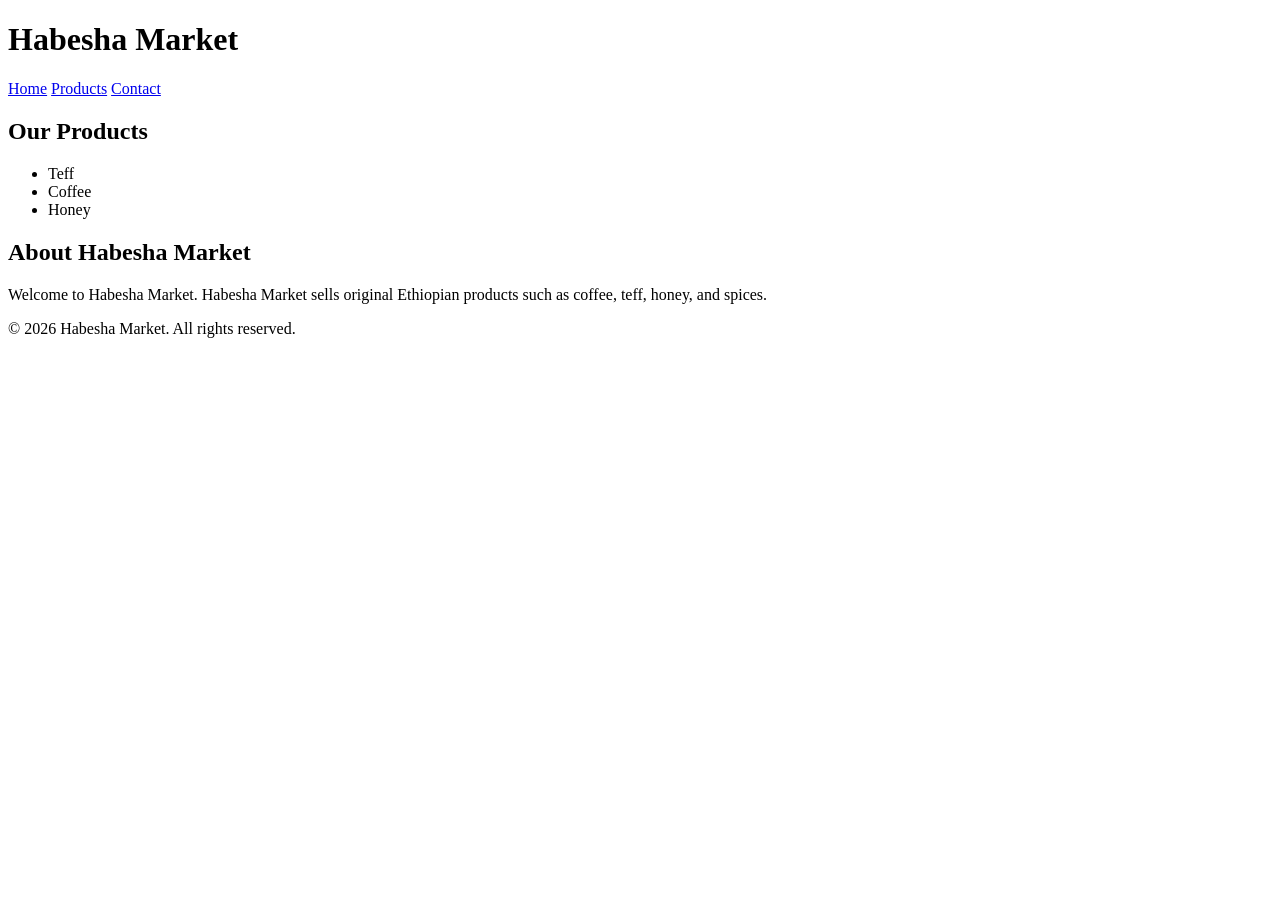
<file: MODULE02/day11/index.html>
<!DOCTYPE html>
<html lang="en">
<head>
    <meta charset="UTF-8">
    <meta name="viewport" content="width=device-width, initial-scale=1.0">
    <title>Habesh Market</title>
</head>
<body>
    <header>
        <h1>Habesha Market</h1>
        <nav>
            <a href="#">Home</a>
            <a href="#">Products</a>
            <a href="#">Contact</a>
        </nav>
    </header>
    <main>
        <section>
            <h2>Our Products</h2>
            <ul>
                <li>Teff</li>
                <li>Coffee</li>
                <li>Honey</li>
            </ul>
        </section>
        <article>
            <h2>About Habesha Market</h2>
            <p>Welcome to Habesha Market. Habesha Market sells original Ethiopian products such as coffee, teff, honey, and spices.</p>
        </article>
    </main>
    <footer>
        <p>© 2026 Habesha Market. All rights reserved.</p>
    </footer>
</body>
</html>
</file>
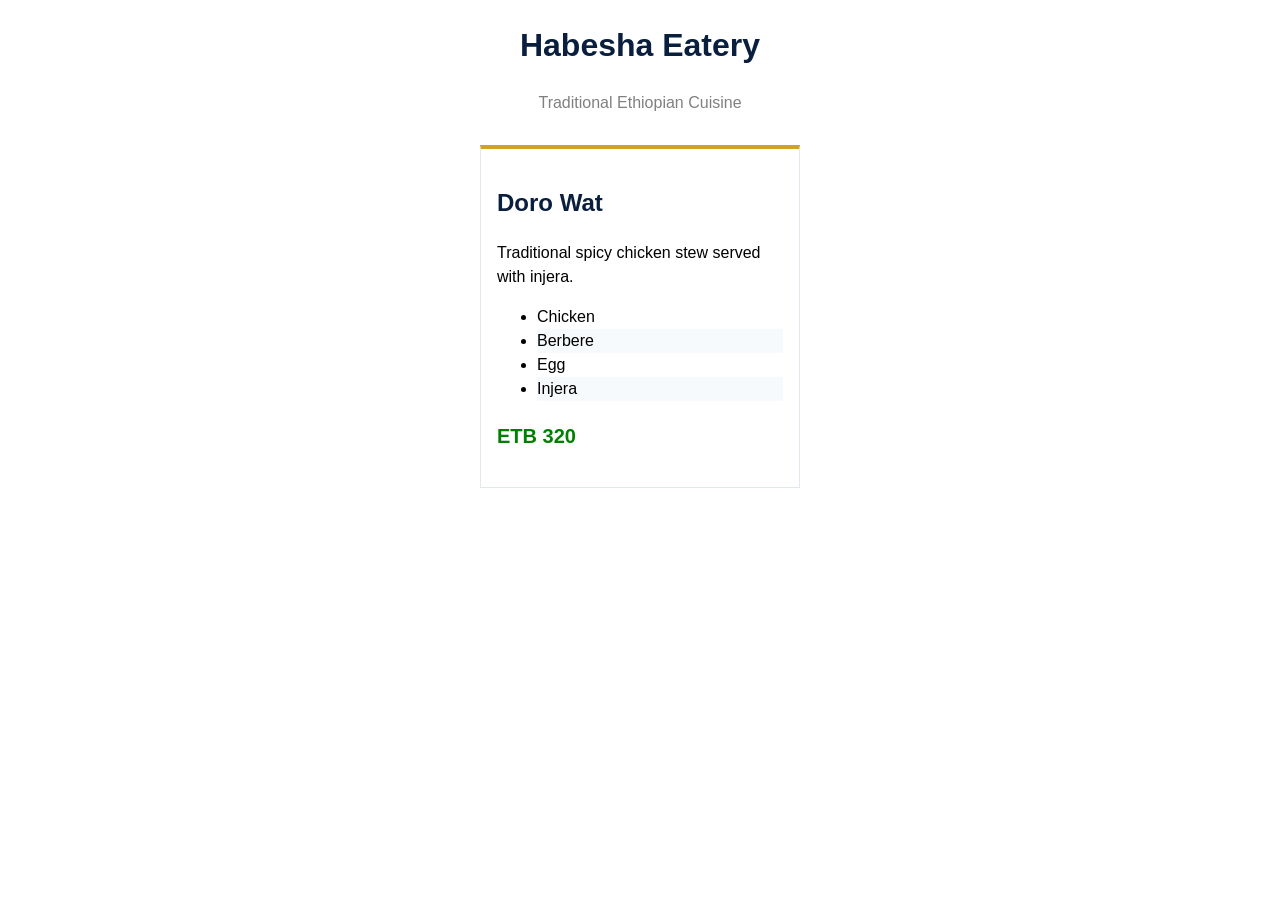
<file: MODULE02/day13/exercise/index.html>
<!DOCTYPE html>
<html lang="en">
<head>
    <meta charset="UTF-8">
    <meta name="viewport" content="width=device-width, initial-scale=1.0">
    <title>Habesha Eatery</title>
    <link rel="stylesheet" href="styles.css">
</head>

<body>

    <header>
        <h1>Habesha Eatery</h1>
        <p>Traditional Ethiopian Cuisine</p>
    </header>

    <main>

        <section class="menu-card">

            <h2>Doro Wat</h2>

            <p class="description">
                Traditional spicy chicken stew served with injera.
            </p>

            <ul class="ingredients">
                <li>Chicken</li>
                <li>Berbere</li>
                <li>Egg</li>
                <li>Injera</li>
            </ul>

            <p class="price">320</p>

        </section>

    </main>

</body>
</html>
</file>
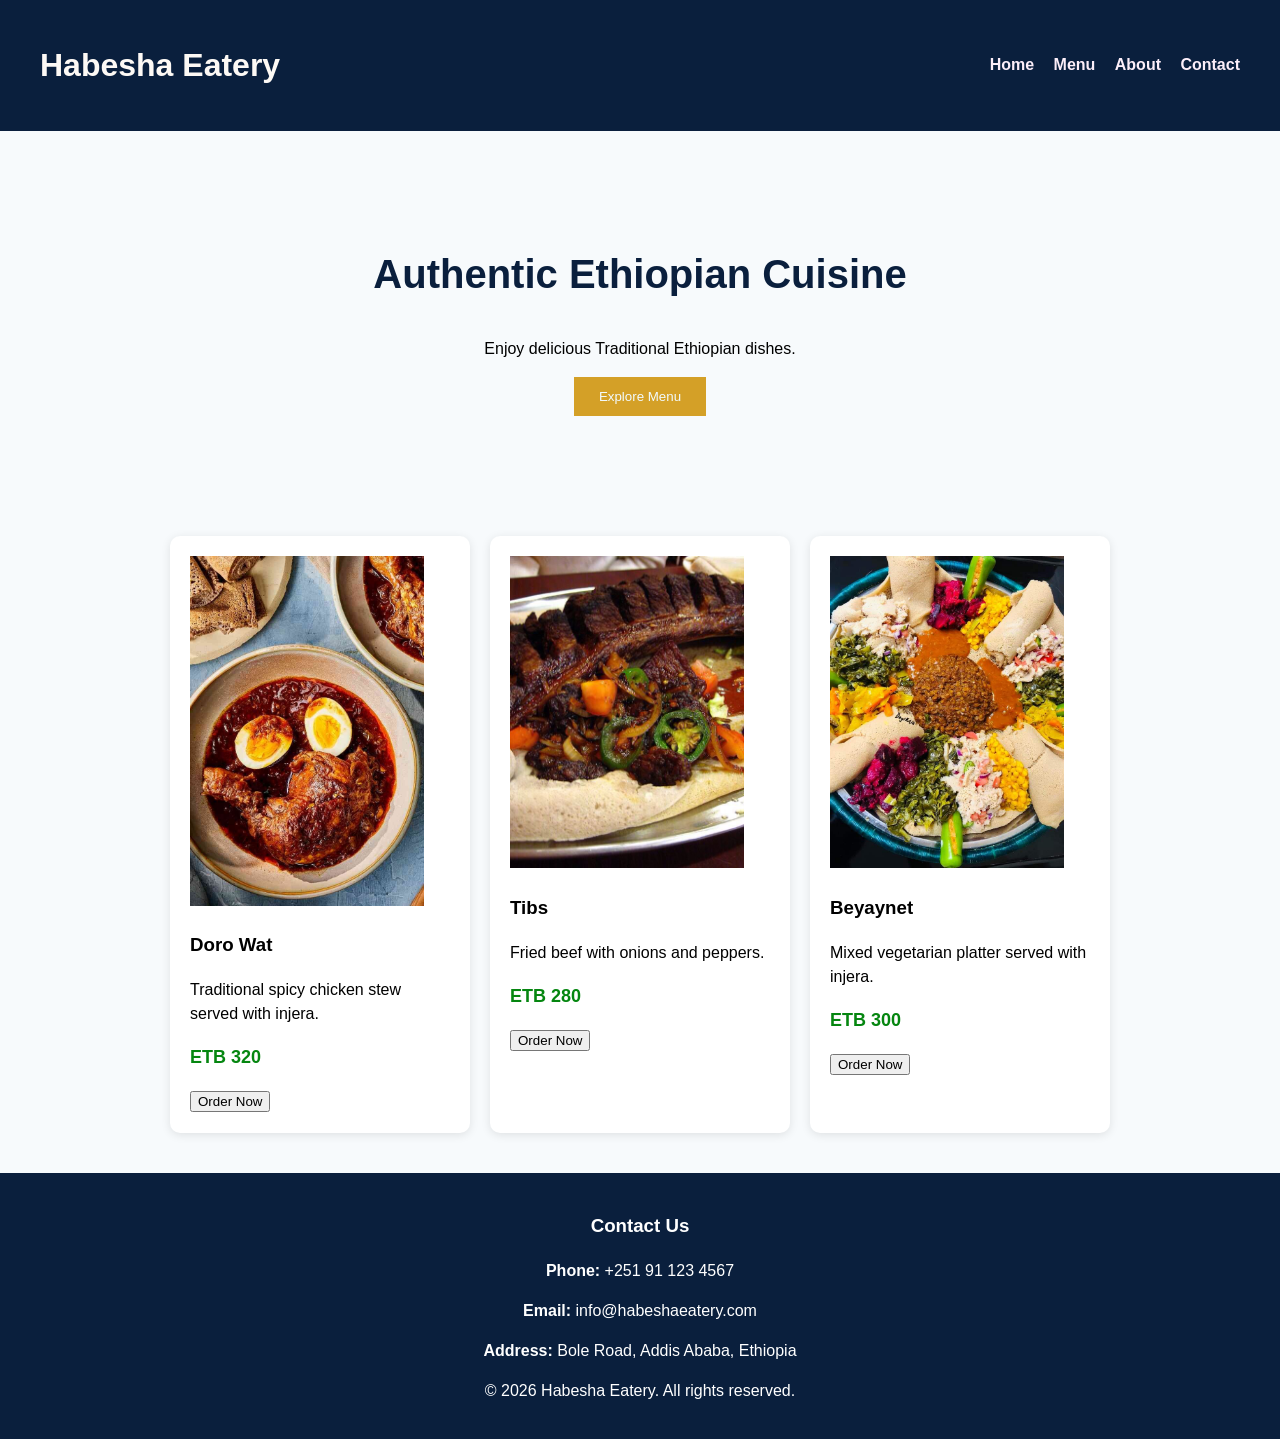
<file: MODULE02/day13/project/index.html>
<!DOCTYPE html>
<html lang="en">
<head>
    <meta charset="UTF-8">
    <meta name="viewport" content="width=device-width, initial-scale=1.0">
    <title>Habesha Eatery</title>
    <link rel="stylesheet" href="styles.css">
</head>
<body>
   <header>
<h1>Habesha Eatery</h1>
<nav>
    <a href="#">Home</a>
    <a href="#">Menu</a>
    <a href="#">About</a>
    <a href="#">Contact</a>
</nav>
</header>

<main>
<section class="hero">
    <h2>Authentic Ethiopian Cuisine</h2>
    <p>
        Enjoy delicious Traditional Ethiopian dishes.
    </p>
<button>Explore Menu</button>
</section>

<section class="menu">
    <div class="card">
        <img src="assets/doro-wat (2).jpg" alt="Doro Wat">
        <h3>Doro Wat</h3>
        <p>
        Traditional spicy chicken stew served with injera.
        </p>
        <p class="price">320</p>
        <button>Order Now</button>
    </div>
    <div class="card">
        <img src="assets/Tibs.jpg" alt="Tibs">
        <h3>Tibs</h3>
        <p>Fried beef with onions and peppers.</p>
        <p class="price">280</p>
        <button>Order Now</button>
    </div>
    <div class="card">
       <img src="assets/beyaynet.jpg" alt="Beyaynet">
       <h3>Beyaynet</h3>
       <p>Mixed vegetarian platter served with injera.</p>
       <p class="price">300</p>
       <button>Order Now</button>
    </div>
</section>
<footer>
    <div class="footer-info">
        <h3>Contact Us</h3>
        <p><strong>Phone:</strong> +251 91 123 4567</p>
        <p><strong>Email:</strong> info@habeshaeatery.com</p>
        <p><strong>Address:</strong> Bole Road, Addis Ababa, Ethiopia</p>
    </div>

    <p>&copy; 2026 Habesha Eatery. All rights reserved.</p>
</footer>
</file>
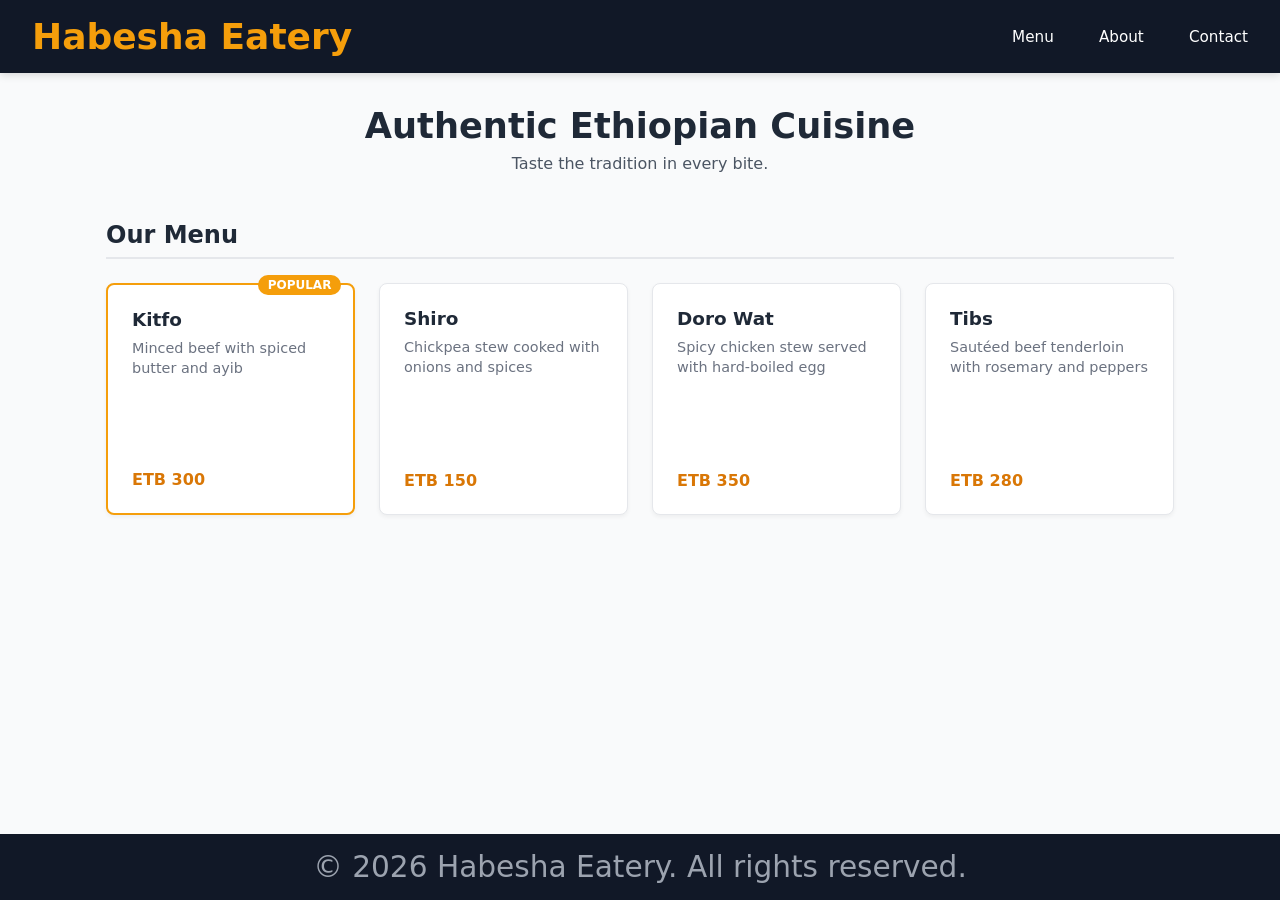
<file: MODULE02/day14/exercise/index.html>
<!DOCTYPE html>
<html lang="en">
<head>
  <meta charset="UTF-8" />
  <meta name="viewport" content="width=device-width, initial-scale=1.0" />
  <title>Habesha Eatery</title>
  <link rel="stylesheet" href="style.css" />
</head>
<body>

  <!-- Sticky Navbar -->
  <header class="navbar">
    <div class="logo">Habesha Eatery</div>
    <nav class="nav-links">
      <a href="#menu">Menu</a>
      <a href="#about">About</a>
      <a href="#contact">Contact</a>
    </nav>
  </header>

  <!-- Main Content -->
  <main class="container">
    <section class="hero">
      <h1>Authentic Ethiopian Cuisine</h1>
      <p>Taste the tradition in every bite.</p>
    </section>

    <!-- Menu Grid -->
    <section id="menu" class="menu-section">
      <h2>Our Menu</h2>
      <div class="menu-grid">

        <!-- Card 1 (Popular) -->
        <div class="card popular">
          <span class="badge">Popular</span>
          <div class="card-content">
            <h3>Kitfo</h3>
            <p>Minced beef with spiced butter and ayib</p>
          </div>
          <h4 class="price">ETB 300</h4>
        </div>

        <!-- Card 2 -->
        <div class="card">
          <div class="card-content">
            <h3>Shiro</h3>
            <p>Chickpea stew cooked with onions and spices</p>
          </div>
          <h4 class="price">ETB 150</h4>
        </div>

        <!-- Card 3 -->
        <div class="card">
          <div class="card-content">
            <h3>Doro Wat</h3>
            <p>Spicy chicken stew served with hard-boiled egg</p>
          </div>
          <h4 class="price">ETB 350</h4>
        </div>

        <!-- Card 4 -->
        <div class="card">
          <div class="card-content">
            <h3>Tibs</h3>
            <p>Sautéed beef tenderloin with rosemary and peppers</p>
          </div>
          <h4 class="price">ETB 280</h4>
        </div>

      </div>
    </section>
  </main>

  <!-- Footer -->
  <footer class="footer">
    <p>&copy; 2026 Habesha Eatery. All rights reserved.</p>
  </footer>

</body>
</html>
</file>
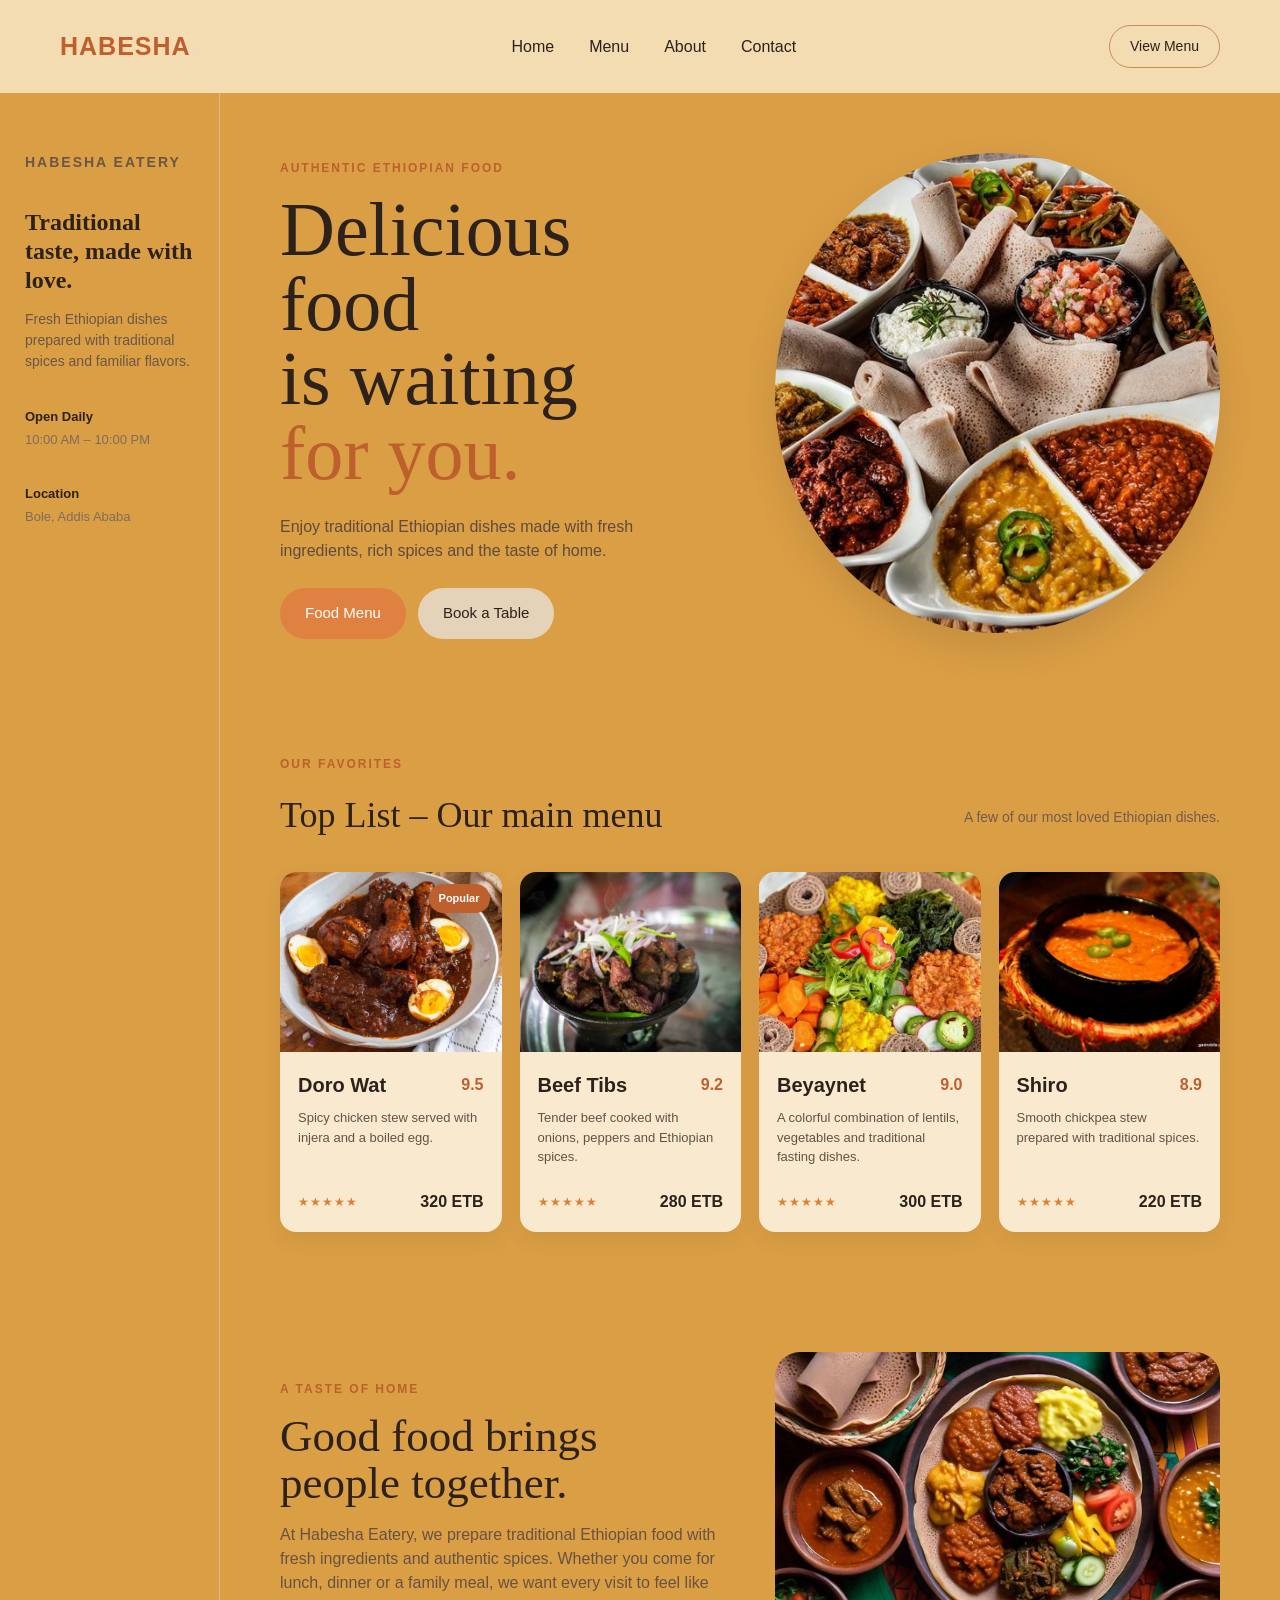
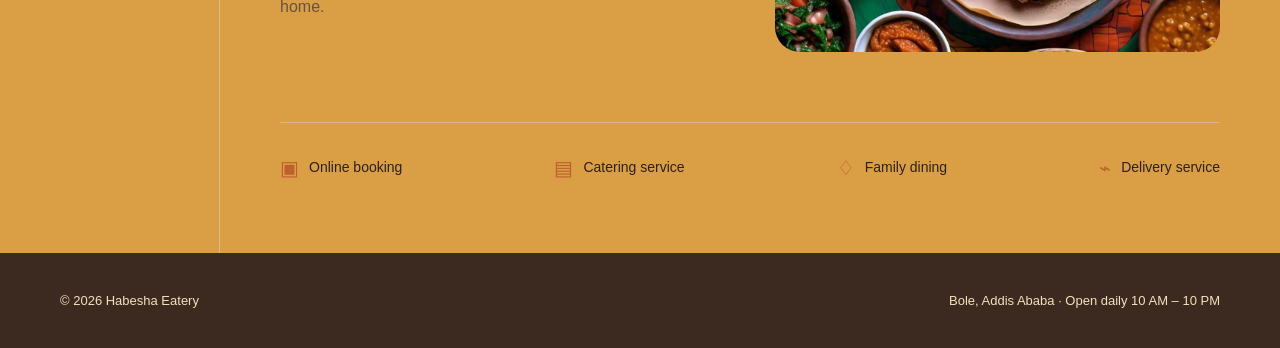
<file: MODULE02/day14/project/index.html>
<!DOCTYPE html>
<html lang="en">
<head>
  <meta charset="UTF-8">

  <meta name="viewport" content="width=device-width, initial-scale=1.0">

  <title>Habesha Eatery | Ethiopian Food</title>

  <meta
    name="description"
    content="Habesha Eatery serves delicious traditional Ethiopian food in Addis Ababa."
  >

  <link rel="stylesheet" href="style.css">
</head>

<body>

  <div class="app">

    <!-- HEADER -->
    <header class="header">

      <nav class="navbar">

        <a href="#" class="logo">HABESHA<span>.</span></a>

        <div class="nav-links">
          <a href="#home">Home</a>
          <a href="#menu">Menu</a>
          <a href="#about">About</a>
          <a href="#contact">Contact</a>
        </div>

        <a href="#menu" class="nav-button">View Menu</a>

      </nav>

    </header>


    <!-- SIDEBAR -->
    <aside class="sidebar">

      <p class="side-label">HABESHA EATERY</p>

      <h2>Traditional taste, made with love.</h2>

      <p>
        Fresh Ethiopian dishes prepared with traditional spices
        and familiar flavors.
      </p>

      <div class="side-info">
        <strong>Open Daily</strong>
        <span>10:00 AM – 10:00 PM</span>
      </div>

      <div class="side-info">
        <strong>Location</strong>
        <span>Bole, Addis Ababa</span>
      </div>

    </aside>


    <!-- MAIN -->
    <main class="main" id="home">

      <!-- HERO -->
      <section class="hero">

        <div class="hero-text">

          <p class="eyebrow">
            AUTHENTIC ETHIOPIAN FOOD
          </p>

          <h1>
            Delicious food
            <br>
            is waiting
            <br>
            <em>for you.</em>
          </h1>

          <p class="hero-description">
            Enjoy traditional Ethiopian dishes made with fresh
            ingredients, rich spices and the taste of home.
          </p>

          <div class="hero-buttons">

            <a href="#menu" class="primary-button">
              Food Menu
            </a>

            <a href="#contact" class="secondary-button">
              Book a Table
            </a>

          </div>

        </div>


        <div class="hero-image">

          <img
            src="images/hero-food.png"
            alt="Traditional Ethiopian food served on a large plate"
            width="800"
            height="600"
            loading="lazy"
          >

        </div>

      </section>


      <!-- MENU -->
      <section class="menu-section" id="menu">

        <div class="section-heading">

          <div>
            <p class="eyebrow">OUR FAVORITES</p>

            <h2>Top List – Our main menu</h2>
          </div>

          <p class="section-description">
            A few of our most loved Ethiopian dishes.
          </p>

        </div>


        <div class="cards">


          <!-- CARD 1 -->
          <article class="card popular">

            <span class="badge">Popular</span>

            <img
              src="images/doro wet.jpg"
              alt="Doro Wat served with injera"
              width="500"
              height="350"
              loading="lazy"
            >

            <div class="card-body">

              <div class="card-title">

                <h3>Doro Wat</h3>

                <span class="rating">9.5</span>

              </div>

              <p>
                Spicy chicken stew served with injera and a boiled egg.
              </p>

              <div class="card-bottom">

                <span class="stars">★★★★★</span>

                <strong>320 ETB</strong>

              </div>

            </div>

          </article>


          <!-- CARD 2 -->
          <article class="card">

            <img
              src="images/tibs.png"
              alt="Ethiopian beef tibs served with vegetables"
              width="500"
              height="350"
              loading="lazy"
            >

            <div class="card-body">

              <div class="card-title">

                <h3>Beef Tibs</h3>

                <span class="rating">9.2</span>

              </div>

              <p>
                Tender beef cooked with onions, peppers and Ethiopian spices.
              </p>

              <div class="card-bottom">

                <span class="stars">★★★★★</span>

                <strong>280 ETB</strong>

              </div>

            </div>

          </article>


          <!-- CARD 3 -->
          <article class="card">

            <img
              src="images/beyayent.png"
              alt="Colorful Ethiopian vegetarian platter with injera"
              width="500"
              height="350"
              loading="lazy"
            >

            <div class="card-body">

              <div class="card-title">

                <h3>Beyaynet</h3>

                <span class="rating">9.0</span>

              </div>

              <p>
                A colorful combination of lentils, vegetables and
                traditional fasting dishes.
              </p>

              <div class="card-bottom">

                <span class="stars">★★★★★</span>

                <strong>300 ETB</strong>

              </div>

            </div>

          </article>


          <!-- CARD 4 -->
          <article class="card">

            <img
              src="images/shiro.png"
              alt="Traditional Ethiopian shiro stew"
              width="500"
              height="350"
              loading="lazy"
            >

            <div class="card-body">

              <div class="card-title">

                <h3>Shiro</h3>

                <span class="rating">8.9</span>

              </div>

              <p>
                Smooth chickpea stew prepared with traditional spices.
              </p>

              <div class="card-bottom">

                <span class="stars">★★★★★</span>

                <strong>220 ETB</strong>

              </div>

            </div>

          </article>

        </div>

      </section>


      <!-- FEATURE SECTION -->
      <section class="feature" id="about">

        <div class="feature-text">

          <p class="eyebrow">A TASTE OF HOME</p>

          <h2>
            Good food brings
            <br>
            people together.
          </h2>

          <p>
            At Habesha Eatery, we prepare traditional Ethiopian food
            with fresh ingredients and authentic spices. Whether you
            come for lunch, dinner or a family meal, we want every
            visit to feel like home.
          </p>

        </div>


        <div class="feature-image">

          <img
            src="images/ethopian food.png"
            alt="Ethiopian injera served with traditional food"
            width="600"
            height="400"
            loading="lazy"
          >

        </div>

      </section>


      <!-- SERVICES -->
      <section class="services">

        <div class="service">
          <span class="service-icon">▣</span>
          <span>Online booking</span>
        </div>

        <div class="service">
          <span class="service-icon">▤</span>
          <span>Catering service</span>
        </div>

        <div class="service">
          <span class="service-icon">♢</span>
          <span>Family dining</span>
        </div>

        <div class="service">
          <span class="service-icon">⌁</span>
          <span>Delivery service</span>
        </div>

      </section>

    </main>


    <!-- FOOTER -->
    <footer class="footer" id="contact">

      <p>© 2026 Habesha Eatery</p>

      <p>Bole, Addis Ababa · Open daily 10 AM – 10 PM</p>

    </footer>

  </div>

</body>
</html>
</file>
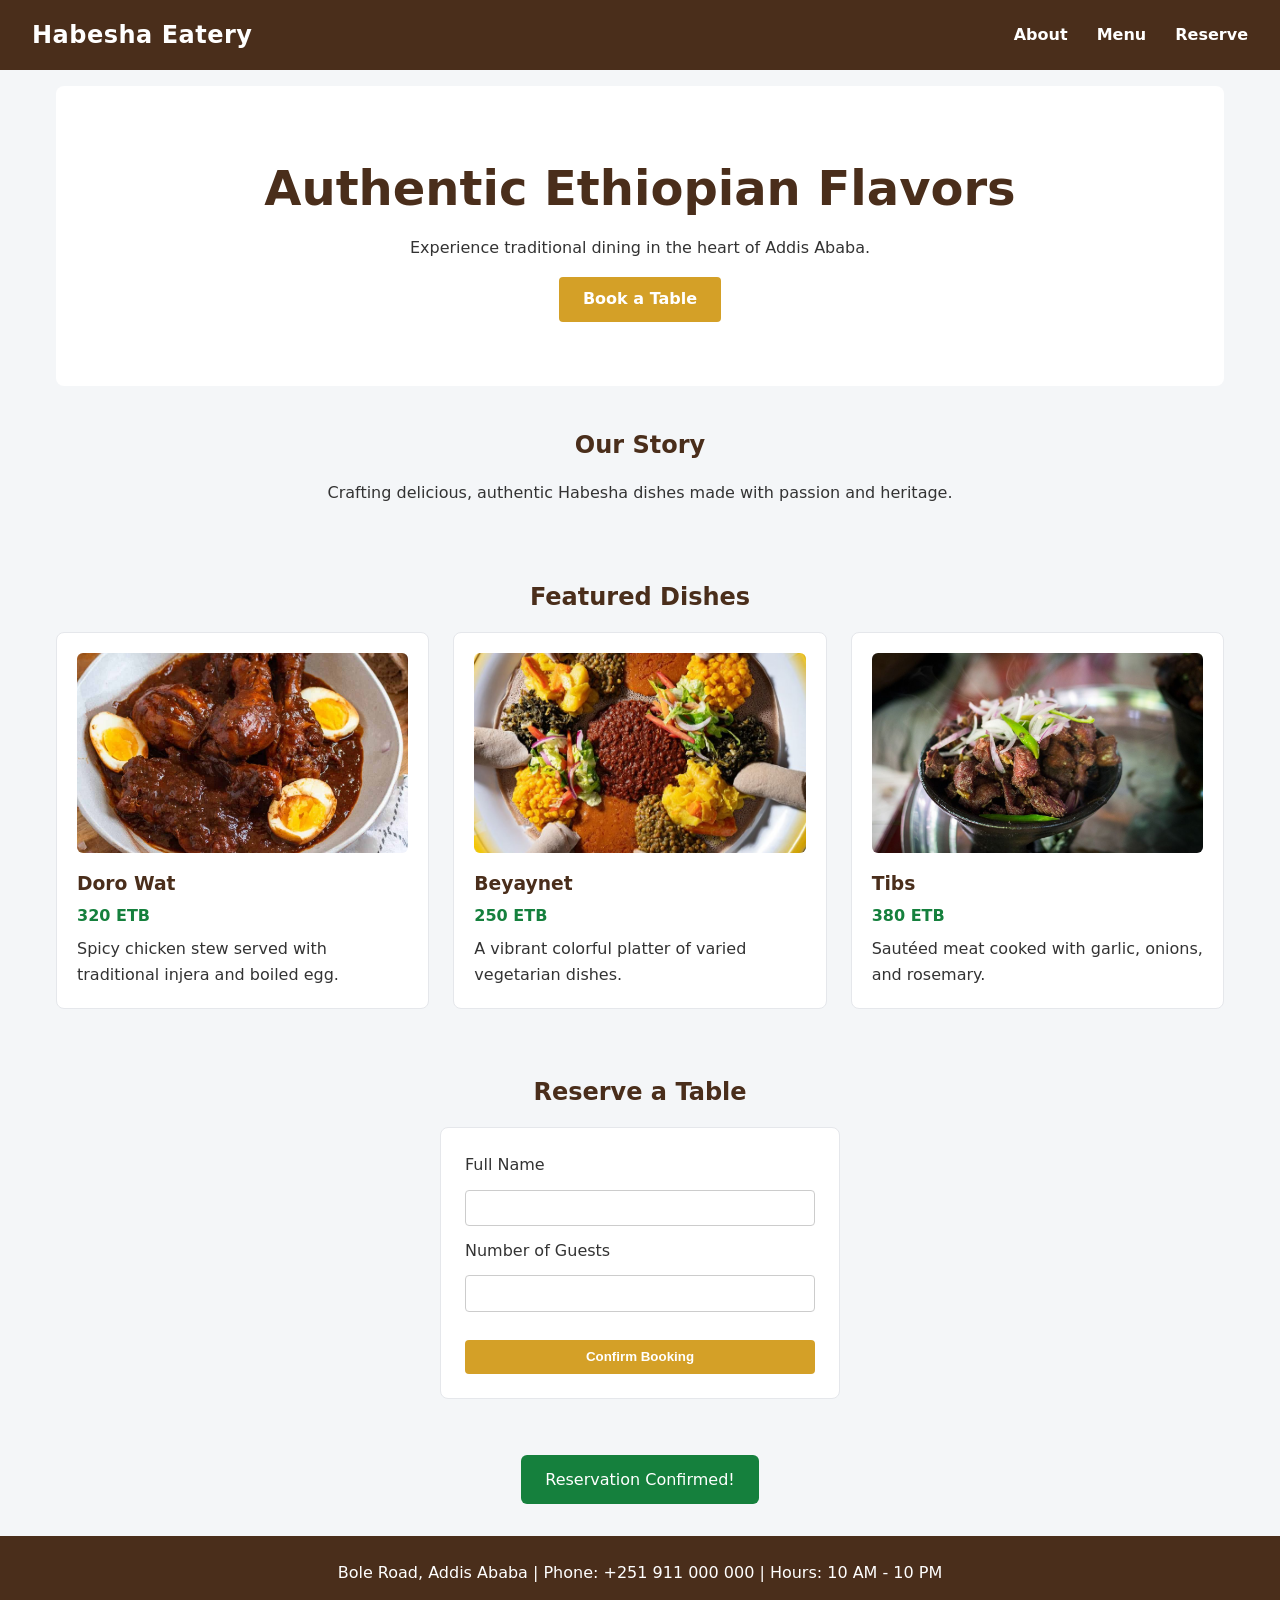
<file: MODULE02/day15/project/index.html>
<!DOCTYPE html>
<html lang="en">
<head>
  <meta charset="UTF-8">
  
  <meta name="viewport" content="width=device-width, initial-scale=1.0">
  <title>Habesha Eatery</title>
  <link rel="stylesheet" href="style.css">
</head>
<body>
  <header class="navbar">
    <div class="logo">Habesha Eatery</div>
    <nav class="nav-links">
      <a href="#about">About</a>
      <a href="#menu">Menu</a>
      <a href="#reserve">Reserve</a>
    </nav>
  </header>

  
  <main class="container">
    
   
    <section class="hero">
      <h1 class="hero-title">Authentic Ethiopian Flavors</h1>
      <p>Experience traditional dining in the heart of Addis Ababa.</p>
      <a href="#reserve" class="btn">Book a Table</a>
    </section>

    
    <section id="about" class="about">
      <h2>Our Story</h2>
      <p>Crafting delicious, authentic Habesha dishes made with passion and heritage.</p>
    </section>

    
    <section id="menu" class="menu-container">
      <h2>Featured Dishes</h2>
      <div class="menu-grid">
        <article class="menu-card">
          <img src="image/doro wet (2).jpg" alt="Doro Wat">
          <h3>Doro Wat</h3>
          <p class="price">320 ETB</p>    
          <p>Spicy chicken stew served with traditional injera and boiled egg.</p>
        </article>

        <article class="menu-card">
          <img src="image/beyaynet.jpg" alt="Beyaynet">
          <h3>Beyaynet</h3>
          <p class="price">250 ETB</p>
          <p>A vibrant colorful platter of varied vegetarian dishes.</p>
        </article>

        <article class="menu-card">
          <img src="image/tibs.png" alt="Tibs">
          <h3>Tibs</h3>
          <p class="price">380 ETB</p>
          <p>Sautéed meat cooked with garlic, onions, and rosemary.</p>
        </article>
      </div>
    </section>

    
    <section id="reserve" class="reservation">
      <h2>Reserve a Table</h2>
      <form class="reservation-form">
        <label for="name">Full Name</label>
        <input type="text" id="name" name="name" required>

        <label for="guests">Number of Guests</label>
        <input type="number" id="guests" name="guests" min="1" max="10" required>

        <button type="submit" class="btn">Confirm Booking</button>
      </form>
    </section>

    
    <div class="toast">Reservation Confirmed!</div>
  </main>

 
  <footer>
    <p>Bole Road, Addis Ababa | Phone: +251 911 000 000 | Hours: 10 AM - 10 PM</p>
  </footer>

</body>
</html>
</file>
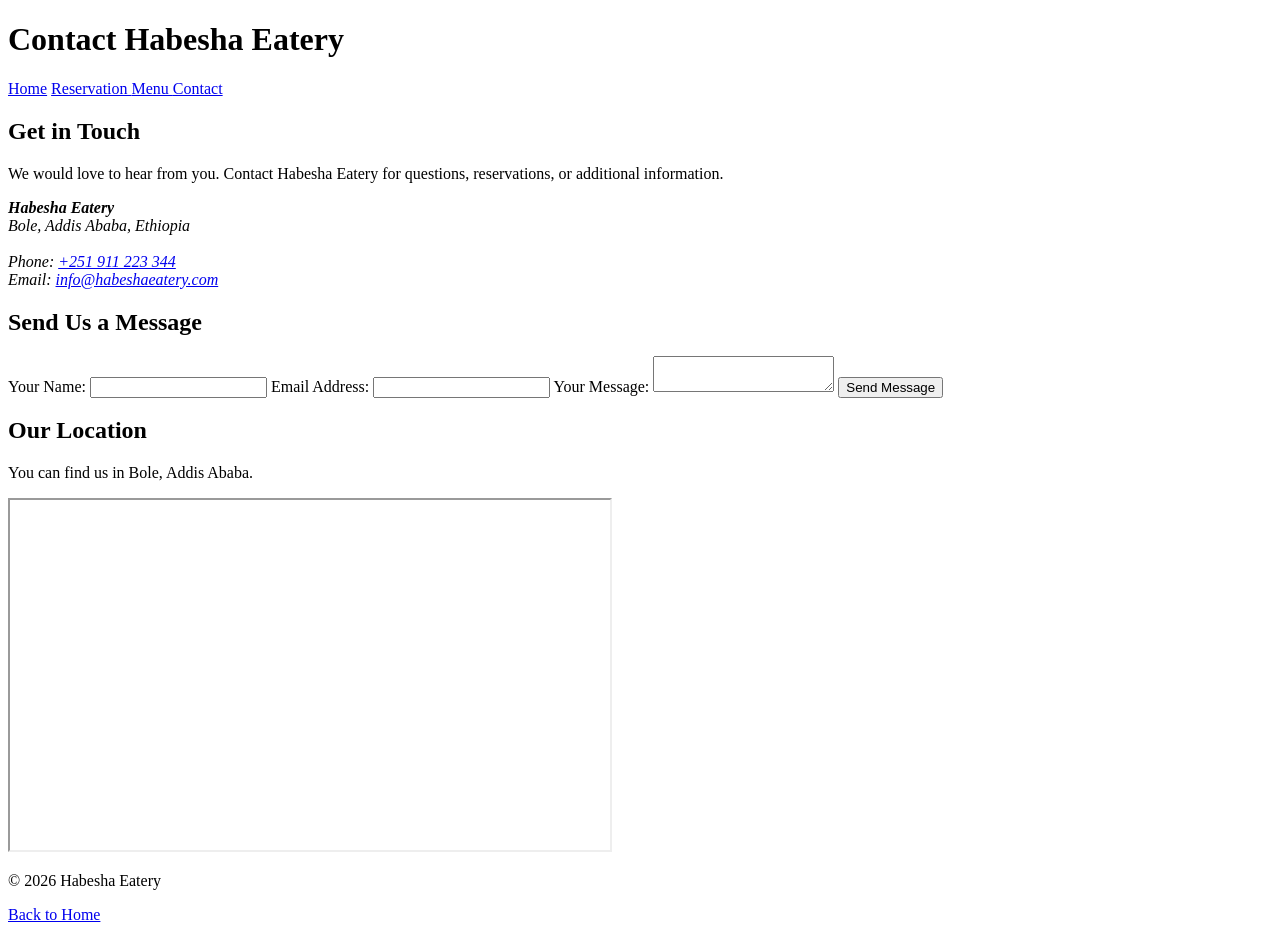
<file: MODULE02/day12/contact.html>
<!DOCTYPE html>
<html lang="en">

<head>

    <meta charset="UTF-8">

    <meta name="viewport" content="width=device-width, initial-scale=1.0">

    <title>Contact Habesha Eatery</title>

    <meta
        name="description"
        content="Contact Habesha Eatery in Addis Ababa for reservations, questions, and restaurant information."
    >


</head>


<body>


    <!-- ================= HEADER ================= -->

    <header>

        <h1>Contact Habesha Eatery</h1>

        <nav aria-label="Contact page navigation">

            <a href="index.html">Home</a>

            <a href="index.html#reservation">
                Reservation
            </a>

            <a href="index.html#menu">
                Menu
            </a>

            <a href="contact.html">
                Contact
            </a>

        </nav>

    </header>


    <!-- ================= MAIN ================= -->

    <main>


        <!-- CONTACT INFORMATION -->

       <section>

            <h2>Get in Touch</h2>

            <p>
                We would love to hear from you. Contact Habesha Eatery
                for questions, reservations, or additional information.
            </p>


            <address>

                <strong>Habesha Eatery</strong><br>

                Bole, Addis Ababa, Ethiopia<br><br>

                Phone:
                <a href="tel:+251911223344">
                    +251 911 223 344
                </a>

                <br>

                Email:
                <a href="mailto:info@habeshaeatery.com">
                    info@habeshaeatery.com
                </a>

            </address>

        </section>


        <!-- CONTACT FORM -->

        <section>

            <h2>Send Us a Message</h2>

            <form action="/contact" method="post">

            <label for="contact-name">
                    Your Name:
                </label>

                <input
                    type="text"
                    id="contact-name"
                    name="name"
                    required
                >


                <label for="contact-email">
                    Email Address:
                </label>

                <input
                    type="email"
                    id="contact-email"
                    name="email"
                    required
                >


                <label for="message">
                    Your Message:
                </label>

                <textarea
                    id="message"
                    name="message"
                    required
                ></textarea>


                <button type="submit">
                    Send Message
                </button>

            </form>

        </section>


        <!-- LOCATION -->

        <section>

            <h2>Our Location</h2>

            <p>
                You can find us in Bole, Addis Ababa.
            </p>

            <iframe
                src="https://www.google.com/maps?q=Bole%20Addis%20Ababa&output=embed"
                title="Map showing Habesha Eatery location in Bole, Addis Ababa"
                loading="lazy"
                width="600"
                height="350"
            ></iframe>

        </section>

    </main>


    <!-- ================= FOOTER ================= -->

    <footer>

        <p>
            &copy; 2026 Habesha Eatery
        </p>

        <p>
            <a href="index.html">
                Back to Home
            </a>
        </p>

    </footer>


</body>
</html>
</file>
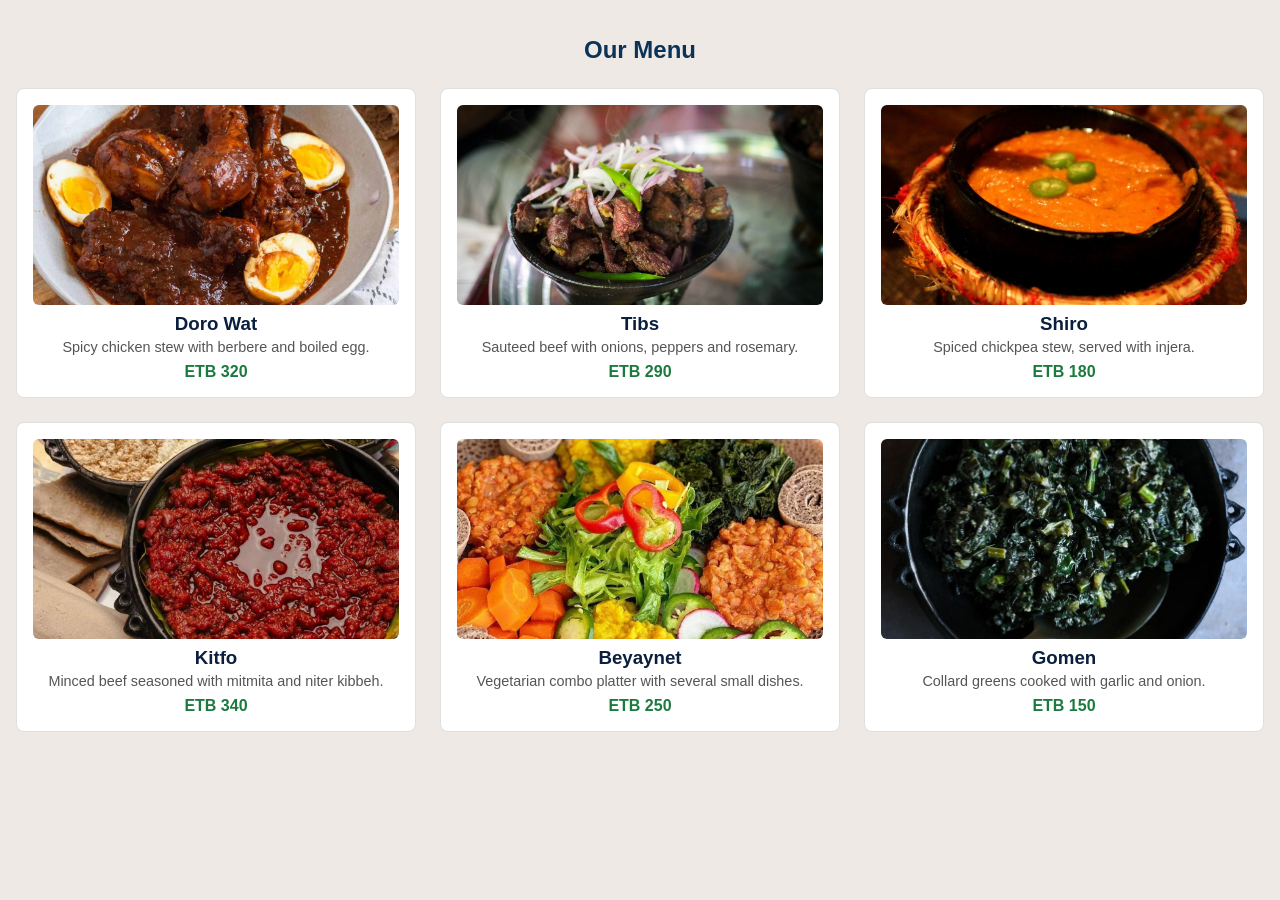
<file: MODULE02/day15/exercise/menu.html>
<!DOCTYPE html>
<html lang="en">
<head>
  <meta charset="UTF-8">
  <meta name="viewport" content="width=device-width, initial-scale=1">
  <title>Habesha Eatery — Menu</title>
  <link rel="stylesheet" href="menu.css">
</head>
<body>

  <section class="menu">
    <h2 class="menu-title">Our Menu</h2>

    <div class="menu-grid">

      <div class="card">
        <img src="Image/doro wet (2).jpg" alt="Doro Wat">
        <h3>Doro Wat</h3>
        <p class="desc">Spicy chicken stew with berbere and boiled egg.</p>
        <p class="price">ETB 320</p>
      </div>

      <div class="card">
        <img src="Image/tibs (2).png" alt="Tibs"
              width="500"
              height="350"
              loading="lazy">
        <h3>Tibs</h3>
        <p class="desc">Sauteed beef with onions, peppers and rosemary.</p>
        <p class="price">ETB 290</p>
      </div>

      <div class="card">
        <img src="Image/shiro (2).png" alt="Shiro">
        <h3>Shiro</h3>
        <p class="desc">Spiced chickpea stew, served with injera.</p>
        <p class="price">ETB 180</p>
      </div>

      <div class="card">
        <img src="Image/kitfo.jpg" alt="Kitfo">
        <h3>Kitfo</h3>
        <p class="desc">Minced beef seasoned with mitmita and niter kibbeh.</p>
        <p class="price">ETB 340</p>
      </div>

      <div class="card">
        <img src="Image/beyayent (2).png" alt="Beyaynet">
        <h3>Beyaynet</h3>
        <p class="desc">Vegetarian combo platter with several small dishes.</p>
        <p class="price">ETB 250</p>
      </div>

      <div class="card">
        <img src="Image/gomen.jpg" alt="Gomen">
        <h3>Gomen</h3>
        <p class="desc">Collard greens cooked with garlic and onion.</p>
        <p class="price">ETB 150</p>
      </div>

    </div>
  </section>

</body>
</html>
</file>
<file: MODULE02/day13/exercise/styles.css>
*,
*::before,
*::after{
    box-sizing: border-box;
}

body{
    font-family: Arial, Helvetica, sans-serif;
    line-height: 1.5;
}

:root{
    --brand:#0A1F3D;
    --gold:#D4A027;
    --card-bg:#FFFFFF;
    --border:#E2E8F0;
}

header{
    text-align:center;
    margin-bottom:30px;
}

header h1{
    color:var(--brand);
}

header p{
    color:gray;
}

.menu-card{
    width:320px;
    margin:20px auto;
    padding:16px;
    background:var(--card-bg);
    border:1px solid var(--border);
    border-top:4px solid var(--gold);
}

.menu-card h2{
    color:var(--brand);
}

.price{
    color:green;
    font-weight:bold;
    font-size:20px;
}

.price::before{
    content:"ETB ";
}

.menu-card:hover{
    border-color:var(--gold);
}

.ingredients li:nth-child(even){
    background:#F7FAFC;
}
</file>
<file: MODULE02/day13/project/styles.css>
*,
*::before,
*::after{
    box-sizing:border-box;
}

:root{
    --brand:#0A1F3D;
    --gold:#D4A027;
    --light:#F7FAFC;
    --white:#FFFFFF;
}

body{
    margin:0;
    font-family:Arial,Helvetica,sans-serif;
    line-height:1.5;
    background:var(--light);
}
header{
    background: var(--brand);
    color:rgb(253, 249, 245);
    padding: 20px 40px;

    display:flex;
    justify-content:space-between;
    align-items:center;
}
nav a{
    color:rgb(252, 238, 249);
    text-decoration:none;
    margin-left:15px;
    font-weight:bold;
}

nav a:hover{
    color:var(--gold);
}
.hero{
    text-align:center;
    padding:80px 20px;
}

.hero h2{
    font-size:40px;
    color:var(--brand);
}

.hero button{
    background:var(--gold);
    color:rgb(242, 250, 253);
    border:none;
    padding:12px 25px;
    cursor:pointer;
}
.menu{
    display:flex;
    justify-content:center;
    gap:20px;
    padding:40px;
}
.card{
    background:white;
    width:300px;
    padding:20px;
    border-radius:10px;
    box-shadow:0 2px 10px rgba(0,0,0,.1);

    transition:.3s;
}
.card:hover{
    transform:translateY(-7px);
}
.card img{
    width: 90%;
    border-radius:0px;
    
}
.price{
    color:#058610;
    font-size:18px;
    font-weight:bold;
}

.price::before{
    content:"ETB ";
}
footer{
    text-align:center;
    background:var(--brand);
    color:white;
    padding:20px;
    footer div {
    margin-bottom: 20px;
    }
    footer p{
        margin: 8px 0;
    }
</file>
<file: MODULE02/day14/exercise/style.css>
/* Reset & Base Styles */
* {
  margin: 0;
  padding: 0;
  box-sizing: border-border-box;
}

body {
  font-family: system-ui, -apple-system, sans-serif;
  background-color: #f9fafb;
  color: #1f2937;
  display: grid;
  grid-template-rows: auto 1fr auto;
  min-height: 100vh;
}

/* Sticky Navbar (Flexbox) */
.navbar {
  position: sticky;
  top: 0;
  z-index: 100;
  background-color: #111827;
  color: #ffffff;
  display: flex;
  justify-content: space-between;
  align-items: center;
  padding: 1rem 2rem;
  box-shadow: 0 2px 8px rgba(0, 0, 0, 0.15);
}

.logo {
  font-size: 2.25rem;
  font-weight: bold;
  color: #f59e0b;
}

.nav-links a {
  color: #ffffff;
  text-decoration: none;
  margin-left: 2.5rem;
  font-size: 0.95rem;
  transition: color 0.2s;
}

.nav-links a:hover {
  color: #f59e0b;
}

/* Page Layout */
.container {
  max-width: 1100px;
  margin: 0 auto;
  padding: 2rem 1rem;
  width: 100%;
  box-sizing: border-box;
}

.hero {
  text-align: center;
  margin-bottom: 3rem;
}

.hero h1 {
  font-size: 2.2rem;
  margin-bottom: 0.5rem;
}

.hero p {
  color: #4b5563;
}

.menu-section h2 {
  margin-bottom: 1.5rem;
  font-size: 1.5rem;
  border-bottom: 2px solid #e5e7eb;
  padding-bottom: 0.5rem;
}

/* Auto-Fit Menu Grid */
.menu-grid {
  display: grid;
  grid-template-columns: repeat(auto-fit, minmax(220px, 1fr));
  gap: 1.5rem;
}

/* Flexbox Cards */
.card {
  position: relative;
  background-color: #ffffff;
  border: 1px solid #e5e7eb;
  border-radius: 8px;
  padding: 1.5rem;
  min-height: 180px;
  display: flex;
  flex-direction: column;
  justify-content: space-between; /* Pushes price to the bottom */
  box-shadow: 0 2px 4px rgba(0, 0, 0, 0.05);
  transition: transform 0.2s, box-shadow 0.2s;
}

.card:hover {
  transform: translateY(-3px);
  box-shadow: 0 6px 12px rgba(0, 0, 0, 0.1);
}

.card-content h3 {
  margin-bottom: 0.5rem;
  font-size: 1.15rem;
}

.card-content p {
  font-size: 0.9rem;
  color: #6b7280;
  line-height: 1.4;
  margin-bottom: 1.5rem;
}

.price {
  font-size: 1rem;
  color: #d97706;
  font-weight: bold;
}

/* Popular Badge (Absolute Positioning) */
.card.popular {
  border: 2px solid #f59e0b;
}

.badge {
  position: absolute;
  top: -10px;
  right: 12px;
  background-color: #f59e0b;
  color: #ffffff;
  font-size: 0.75rem;
  font-weight: bold;
  padding: 0.2rem 0.6rem;
  border-radius: 12px;
  text-transform: uppercase;
}

/* Footer */
.footer {
  background-color: #111827;
  color: #9ca3af;
  text-align: center;
  padding: 1rem;
  font-size: 1.85rem;
}
</file>
<file: MODULE02/day14/project/style.css>
* {
  box-sizing: border-box;
}

html {
  scroll-behavior: smooth;
}

body {
  margin: 0;

  font-family: Arial, sans-serif;

  color: #2c211b;

  background: #da9e45;

  line-height: 1.5;
}

a {
  color: inherit;
  text-decoration: none;
}

img {
  display: block;
  max-width: 100%;
}

.app {
  display: grid;

  grid-template: auto 1fr auto / 220px 1fr;

  grid-template-areas:
    "header header"
    "sidebar main"
    "footer footer";

  min-height: 100vh;
}

.header {
  grid-area: header;

  position: sticky;

  top: 0;

  z-index: 10;

  background: rgba(245 223 185 / 95%);
}

.navbar {
  display: flex;

  align-items: center;

  justify-content: space-between;

  gap: 30px;

  padding: 25px 60px;
}

.logo {
  font-size: 25px;

  font-weight: bold;

  letter-spacing: 1px;

  color: #bd602d;
}

.logo span {
  color: #e7dbd2;
}

.nav-links {
  display: flex;

  align-items: center;

  gap: 35px;
}

.nav-links a {
  font-size: 16px;
}

.nav-links a:hover {
  color: #bd602d;
}

.nav-button {
  padding: 10px 20px;

  border: 1px solid #c98a59;

  border-radius: 25px;

  font-size: 14px;
}

.sidebar {
  grid-area: sidebar;

  padding: 45px 25px;

  border-right: 1px solid #d8bb92;
}

.side-label {
  color: #bd602d;

  font-size: 11px;

  font-weight: bold;

  letter-spacing: 2px;
}

.sidebar h2 {
  margin: 35px 0 15px;

  font-family: Georgia, serif;

  font-size: 24px;

  line-height: 1.2;
}

.sidebar > p {
  font-size: 14px;

  color: #6b5748;
}

.side-info {
  display: flex;

  flex-direction: column;

  gap: 3px;

  margin-top: 35px;

  font-size: 13px;
}

.side-info span {
  color: #806c5b;
}

.main {
  grid-area: main;

  padding: 0 60px 40px;

  max-width: 1400px;
}

.hero {
  display: flex;

  align-items: center;

  justify-content: space-between;

  gap: 50px;

  min-height: 600px;
}

.hero-text {
  flex: 1;

  max-width: 550px;
}

.eyebrow {
  margin-bottom: 15px;

  color: #bd602d;

  font-size: 12px;

  font-weight: bold;

  letter-spacing: 2px;
}

.hero h1 {
  margin: 0;

  font-family: Georgia, serif;

  font-size: clamp(48px, 6vw, 76px);

  font-weight: normal;

  line-height: 0.98;
}

.hero h1 em {
  color: #bd602d;

  font-style: normal;
}

.hero-description {
  max-width: 430px;

  margin: 25px 0;

  color: #5e4b3e;

  font-size: 16px;
}

.hero-buttons {
  display: flex;

  gap: 12px;

  align-items: center;
}

.primary-button,
.secondary-button {
  padding: 14px 25px;

  border-radius: 30px;

  font-size: 15px;
}

.primary-button {
  background: #df8140;

  color: white;
}

.secondary-button {
  background: #e4d3b9;
}

.primary-button:hover {
  background: #c9682d;
}

.hero-image {
  flex: 1;

  max-width: 530px;
}

.hero-image img {
  width: 100%;

  height: 480px;

  object-fit: cover;

  border-radius: 50%;

  box-shadow: 0 15px 35px rgba(75 47 27 / 15%);
}

.menu-section {
  padding: 50px 0;
}

.section-heading {
  display: flex;

  align-items: end;

  justify-content: space-between;

  gap: 30px;
}

.section-heading h2 {
  margin: 0;

  font-family: Georgia, serif;

  font-size: 36px;

  font-weight: normal;
}

.section-description {
  max-width: 280px;

  color: #715d4d;

  font-size: 14px;
}

.cards {
  display: grid;

  gap: 18px;

  grid-template-columns:
    repeat(auto-fit, minmax(220px, 1fr));

  margin-top: 30px;
}

.card {
  position: relative;

  display: flex;

  flex-direction: column;

  background: #f9e9ce;

  border-radius: 16px;

  overflow: hidden;

  box-shadow: 0 8px 20px rgba(77 48 25 / 8%);
}

.card > img {
  width: 100%;

  height: 180px;

  object-fit: cover;
}

.card-body {
  display: flex;

  flex-direction: column;

  flex: 1;

  padding: 18px;
}

.card-title {
  display: flex;

  align-items: center;

  justify-content: space-between;

  gap: 10px;
}

.card h3 {
  margin: 0;

  font-size: 20px;
}

.card-body p {
  margin: 8px 0;

  color: #665244;

  font-size: 13px;
}

.rating {
  color: #bd602d;

  font-weight: bold;
}

.card-bottom {
  display: flex;

  align-items: center;

  justify-content: space-between;

  margin-top: auto;

  padding-top: 15px;
}

.stars {
  color: #d98235;

  letter-spacing: 1px;

  font-size: 12px;
}

.badge {
  position: absolute;

  top: 12px;

  right: 12px;

  padding: 6px 10px;

  background: #bd602d;

  color: white;

  border-radius: 20px;

  font-size: 11px;

  font-weight: bold;
}

.feature {
  display: flex;

  align-items: center;

  justify-content: space-between;

  gap: 50px;

  padding: 70px 0;
}

.feature-text {
  flex: 1;

  max-width: 550px;
}

.feature h2 {
  margin: 0;

  font-family: Georgia, serif;

  font-size: 45px;

  font-weight: normal;

  line-height: 1.05;
}

.feature-text > p:last-child {
  max-width: 500px;

  color: #665244;
}

.feature-image {
  flex: 1;

  max-width: 500px;
}

.feature-image img {
  width: 100%;

  height: 300px;

  object-fit: cover;

  border-radius: 25px;
}

.services {
  display: flex;

  justify-content: space-between;

  gap: 20px;

  padding: 30px 0;

  border-top: 1px solid #d5b58b;
}

.service {
  display: flex;

  align-items: center;

  gap: 10px;

  font-size: 14px;
}

.service-icon {
  font-size: 20px;

  color: #bd602d;
}

.footer {
  grid-area: footer;

  display: flex;

  align-items: center;

  justify-content: space-between;

  padding: 25px 60px;

  background: #3c2a20;

  color: #f5dfb9;

  font-size: 13px;
}

@media (width <= 700px) {
  .app {
    grid-template-columns: 1fr;

    grid-template-areas:
      "header"
      "sidebar"
      "main"
      "footer";
  }

  .navbar {
    padding: 20px;

    flex-wrap: wrap;
  }

  .nav-links {
    gap: 15px;

    order: 3;

    width: 100%;

    justify-content: center;
  }

  .sidebar {
    display: none;
  }

  .main {
    padding: 0 20px 30px;
  }

  .hero {
    flex-direction: column;

    align-items: flex-start;

    padding: 50px 0;
  }

  .hero h1 {
    font-size: 52px;
  }

  .hero-image {
    width: 100%;

    max-width: none;
  }

  .hero-image img {
    height: 350px;
  }

  .section-heading {
    flex-direction: column;

    align-items: flex-start;
  }

  .section-heading h2 {
    font-size: 32px;
  }

  .feature {
    flex-direction: column;

    align-items: flex-start;
  }

  .feature h2 {
    font-size: 38px;
  }

  .feature-image {
    max-width: none;

    width: 100%;
  }

  .services {
    flex-direction: column;
  }

  .footer {
    flex-direction: column;

    gap: 5px;

    text-align: center;

    padding: 25px 20px;
  }
}
</file>
<file: MODULE02/day15/project/style.css>
/* --- Base Reset & CSS Variables --- */
:root {
  --primary: #4A2E1B; /* Rich Coffee Brown Header */
  --gold: #D4A027;
  --bg-light: #F4F6F8;
  --text: #333333;
}

* {
  box-sizing: border-box;
  margin: 0;
  padding: 0;
}

body {
  font-family: system-ui, -apple-system, sans-serif;
  line-height: 1.6;
  color: var(--text);
  background-color: var(--bg-light);
  overflow-x: hidden; /* Prevents side-scrolling overflow */
}

/* Central layout wrapper */
.container {
  max-width: 1200px;
  margin: 0 auto;
  padding: 0 1rem;
}

/* --- Sticky Navbar --- */
.navbar {
  position: sticky;
  top: 0;
  background-color: var(--primary);
  color: #ffffff;
  display: flex;
  justify-content: space-between;
  align-items: center;
  padding: 1rem 2rem;
  z-index: 1000;
}

/* Bold Title Header */
.logo {
  font-size: 1.5rem;
  font-weight: 800; /* Extra bold */
  letter-spacing: 0.5px;
  color: #ffffff;
}

.nav-links a {
  color: #ffffff;
  text-decoration: none;
  font-weight: 600;
  margin-left: 1.5rem;
  transition: color 200ms ease;
}

.nav-links a:hover {
  color: var(--gold);
}

/* --- Hero Section & Fluid Typography --- */
.hero {
  text-align: center;
  padding: 4rem 1rem;
  background: #ffffff;
  border-radius: 8px;
  margin-top: 1rem;
}

.hero-title {
  font-size: clamp(1.5rem, 5vw, 3rem);
  color: var(--primary);
  margin-bottom: 0.5rem;
}

.about {
  text-align: center;
  padding: 2.5rem 1rem;
}

.about h2, .menu-container h2, .reservation h2 {
  color: var(--primary);
  margin-bottom: 1rem;
  text-align: center;
}

/* --- Mobile-First Menu Layout --- */
.menu-container {
  margin: 2rem auto;
}

/* Base Mobile Layout (1 Column) */
.menu-grid {
  display: grid;
  grid-template-columns: 1fr;
  gap: 1.5rem;
}

/* Tablet Breakpoint (2 Columns) */
@media (min-width: 768px) {
  .menu-grid {
    grid-template-columns: repeat(2, 1fr);
  }
}

/* Desktop Breakpoint (3 Columns) */
@media (min-width: 1024px) {
  .menu-grid {
    grid-template-columns: repeat(3, 1fr);
  }
}

/* --- Menu Card & Image Sizing --- */
.menu-card {
  background: #ffffff;
  padding: 1.25rem;
  border-radius: 8px;
  border: 1px solid #e5e7eb;
  transition: transform 200ms ease, box-shadow 200ms ease;
  display: flex;
  flex-direction: column;
}

/* Dish image responsive sizing */
.menu-card img {
  width: 100%;
  height: 200px;
  object-fit: cover; /* Crops image neatly without stretching */
  border-radius: 6px;
  margin-bottom: 1rem;
}

.menu-card h3 {
  color: var(--primary);
}

.menu-card:hover {
  transform: translateY(-4px) scale(1.02);
  box-shadow: 0 10px 15px -3px rgba(0, 0, 0, 0.1);
}

.price {
  color: #15803d;
  font-weight: bold;
  margin: 0.25rem 0 0.5rem 0;
}

/* --- Form & Buttons --- */
.btn {
  display: inline-block;
  background: var(--gold);
  color: #ffffff;
  padding: 0.6rem 1.5rem;
  border: none;
  border-radius: 4px;
  cursor: pointer;
  text-decoration: none;
  font-weight: 600;
  transition: background-color 200ms ease;
  margin-top: 1rem;
}

.btn:hover {
  background: #b5861e;
}

.reservation {
  padding: 2rem 1rem;
}

.reservation-form {
  display: flex;
  flex-direction: column;
  max-width: 400px;
  margin: 0 auto;
  gap: 0.75rem;
  background: #ffffff;
  padding: 1.5rem;
  border-radius: 8px;
  border: 1px solid #e5e7eb;
}

.reservation-form input {
  padding: 0.6rem;
  border: 1px solid #ccc;
  border-radius: 4px;
}

/* --- Toast Animation --- */
@keyframes fade-in {
  from {
    opacity: 0;
    transform: translateY(12px);
  }
  to {
    opacity: 1;
    transform: translateY(0);
  }
}

.toast {
  width: fit-content;
  margin: 1.5rem auto;
  padding: 0.75rem 1.5rem;
  background: #15803d;
  color: white;
  border-radius: 6px;
  animation: fade-in 300ms ease-out;
}

/* --- Reduced Motion Guard --- */
@media (prefers-reduced-motion: reduce) {
  *,
  .toast,
  .menu-card {
    animation-duration: 0.01ms !important;
    transition-duration: 0.01ms !important;
    transform: none !important;
  }
}

/* Footer Styling */
footer {
  text-align: center;
  padding: 1.5rem;
  background: var(--primary);
  color: white;
  margin-top: 2rem;
}
</file>
<file: MODULE02/day15/exercise/menu.css>
* {
  box-sizing: border-box;
}

body {
  font-family: Arial, sans-serif;
  background: #eee9e4;
  margin: 0;
  padding: 1rem;
}

img {
  width: 100%;
  height: 200px;
  object-fit: cover;
  border-radius: 6px;
  display: block;
}

.menu-title {
  text-align: center;
  color: #0c3258;
  margin-bottom: 1.5rem;
}

.menu-grid {
  display: grid;
  grid-template-columns: 1fr;
  gap: 1.5rem;
}

@media (min-width: 768px) {
  .menu-grid {
    grid-template-columns: 1fr 1fr;
  }
}

@media (min-width: 1024px) {
  .menu-grid {
    grid-template-columns: 1fr 1fr 1fr;
  }
}


.card {
  background: #ffffff;
  border: 1px solid #e0e0e0;
  border-radius: 8px;
  padding: 1rem;
  text-align: center;
  display: flex;
  flex-direction: column;
  transition: transform 200ms ease, box-shadow 200ms ease;
}

.card:hover {
  transform: translateY(-4px) scale(1.02);
  box-shadow: 0 8px 16px rgba(0, 0, 0, 0.12);
}

.card h3 {
  color: #0A1F3D;
  margin: 0.5rem 0 0.25rem;
}

.card .desc {
  font-size: 0.9rem;
  color: #555;
  margin: 0 0 0.5rem;
}

.card .price {
  font-weight: bold;
  color: #1B7A3D;
  margin: 0;
}

@media (prefers-reduced-motion: reduce) {
  .card {
    transition: none;
  }
  .card:hover {
    transform: none;
  }
}
</file>
